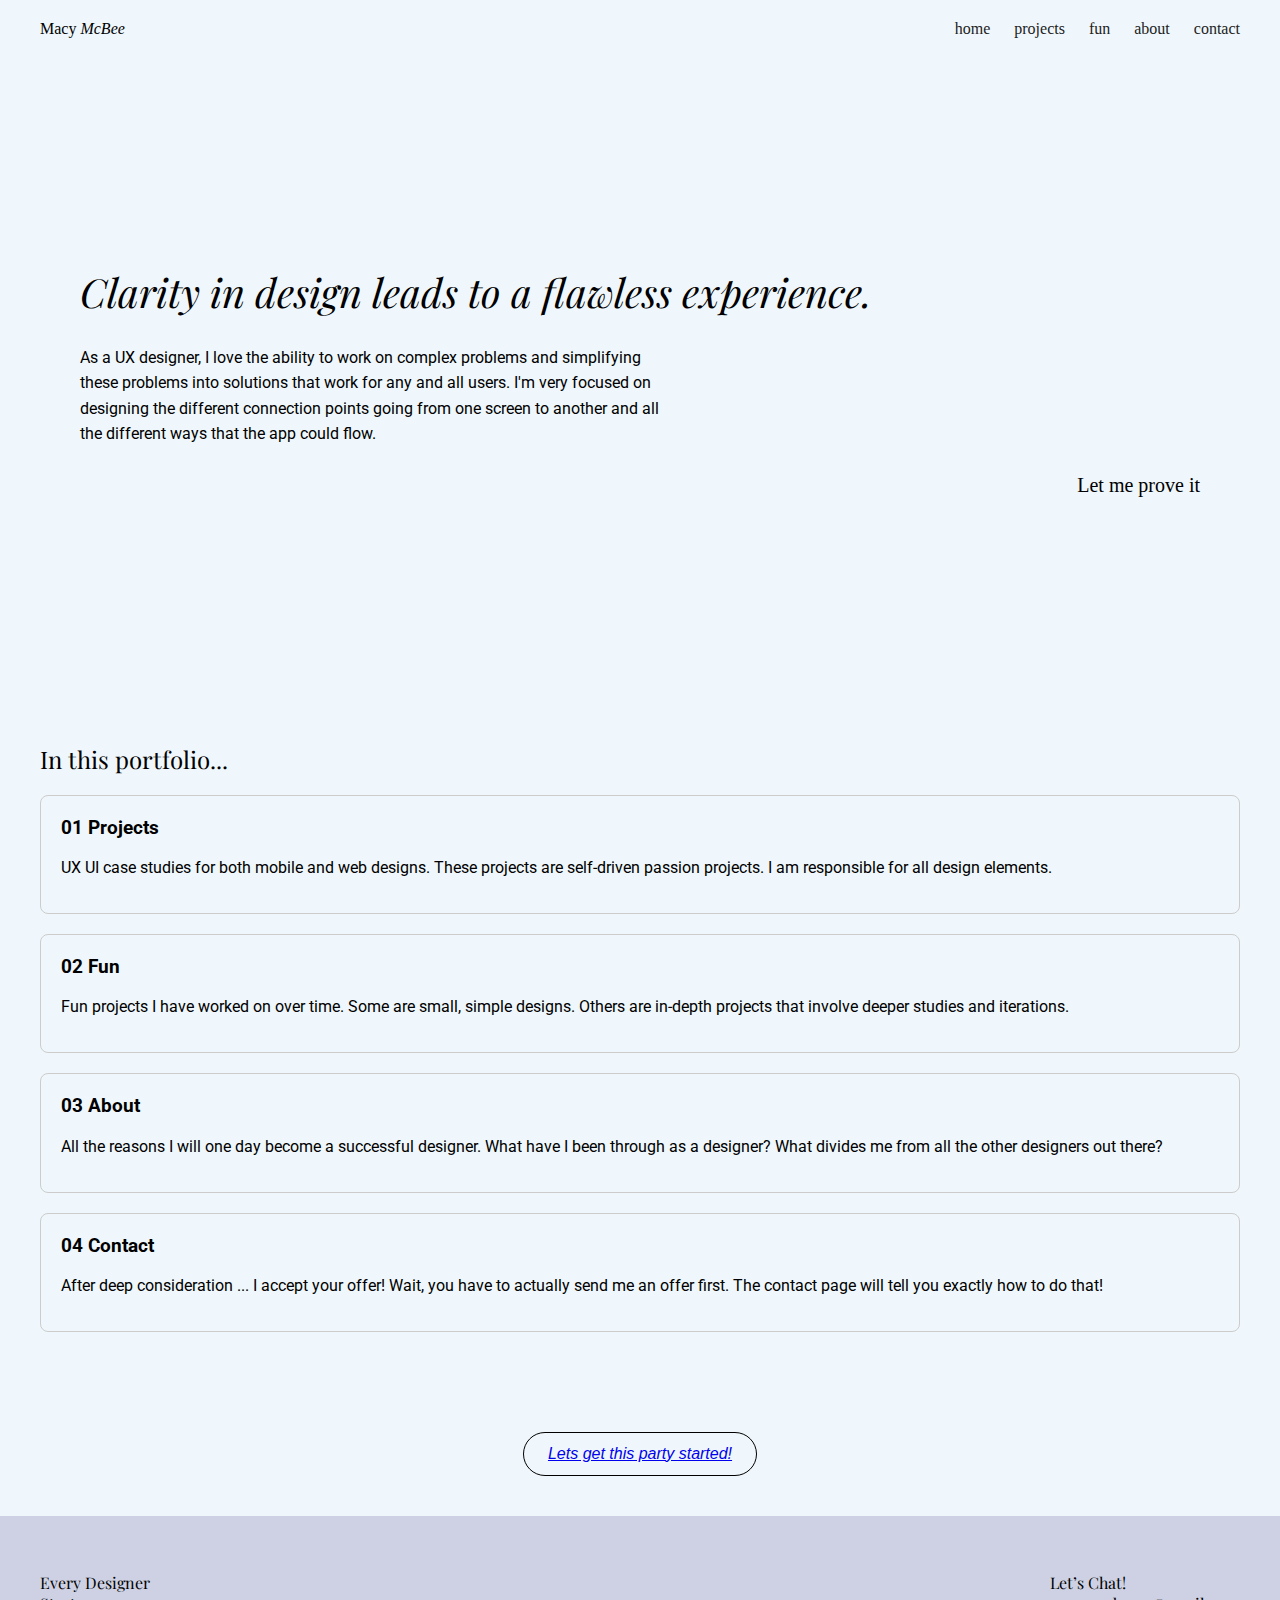
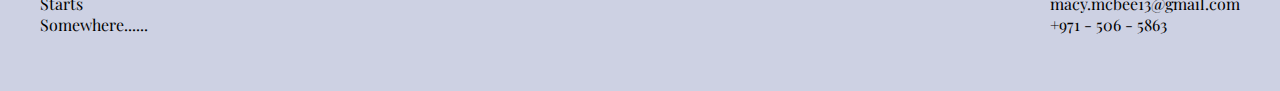
<file: index.html>
<!DOCTYPE html>
<html lang="en">
<head>
    <meta charset="UTF-8">
    <meta name="viewport" content="width=device-width, initial-scale=1.0">
    <title>Macy McBee Portfolio</title>
    <link rel="stylesheet" href="style.css">
    <link href="https://fonts.googleapis.com/css2?family=Playfair+Display:ital,wght@0,400;0,700;1,400&family=Roboto:wght@300;400;500&display=swap" rel="stylesheet">
</head>
<body>
    <header>
        <div>Macy <em>McBee</em></div>
        <nav>
            <a href="index.html">home</a>
            <a href="projects.html">projects</a>
            <a href="fun.html">fun</a>
            <a href="about.html">about</a>
            <a href="contact.html">contact</a>
        </nav>
    </header>

    <section class="hero">
        <h1>Clarity in design leads to a flawless experience.</h1>
        <p>As a UX designer, I love the ability to work on complex problems and simplifying these problems into solutions that work for any and all users. I'm very focused on designing the different connection points going from one screen to another and all the different ways that the app could flow.</p>
        <h4>Let me prove it</h4>
    </section>

     <section class="portfolio">
    <h2>In this portfolio...</h2>

    <div class="card">
      <h3>01 Projects</h3>
      <p>UX UI case studies for both mobile and web designs. These projects are self-driven passion projects. I am responsible for all design elements.</p>
    </div>

    <div class="card">
      <h3>02 Fun</h3>
      <p>Fun projects I have worked on over time. Some are small, simple designs. Others are in-depth projects that involve deeper studies and iterations.</p>
    </div>

    <div class="card">
      <h3>03 About</h3>
      <p>All the reasons I will one day become a successful designer. What have I been through as a designer? What divides me from all the other designers out there?</p>
    </div>

    <div class="card">
      <h3>04 Contact</h3>
      <p>After deep consideration ... I accept your offer! Wait, you have to actually send me an offer first. The contact page will tell you exactly how to do that!</p>
    </div>
  </section>

  <div class="cta">
    <button><a href="projects.html">Lets get this party started!</a></button>
  </div>

  <footer>
    <div>
      <p>Every Designer<br>Starts<br>Somewhere......</p>
    </div>
    <div>
      <p>Let’s Chat!<br><a href="mailto:macy.mcbee13@gmail.com">macy.mcbee13@gmail.com</a><br>+971 - 506 - 5863</p>
    </div>
  </footer>

</body>
</html>
</file>
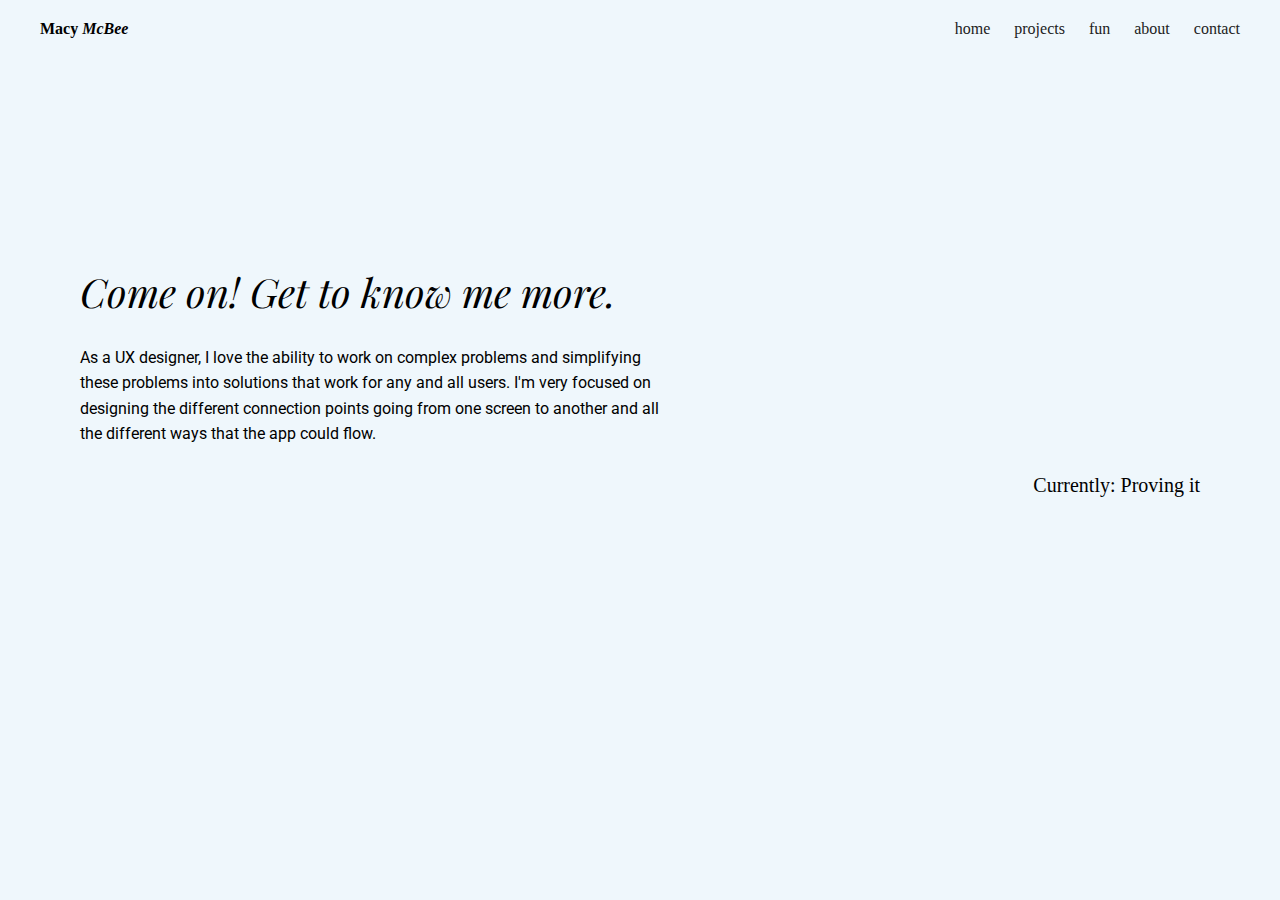
<file: about.html>
<!DOCTYPE html>
<html lang="en">
<head>
    <meta charset="UTF-8">
    <meta name="viewport" content="width=device-width, initial-scale=1.0">
    <title>Macy McBee Portfolio</title>
    <link rel="stylesheet" href="style.css">
    <link href="https://fonts.googleapis.com/css2?family=Playfair+Display:ital,wght@0,400;0,700;1,400&family=Roboto:wght@300;400;500&display=swap" rel="stylesheet">

</head>
<body>
    <header>
        <div><strong>Macy <em>McBee</em></strong></div>
        <nav>
            <a href="index.html">home</a>
            <a href="projects.html">projects</a>
            <a href="fun.html">fun</a>
            <a href="about.html">about</a>
            <a href="contact.html">contact</a>
        </nav>
    </header>

    <section class="hero">
        <h1>Come on! Get to know me more.</h1>
        <p>As a UX designer, I love the ability to work on complex problems and simplifying these problems into solutions that work for any and all users. I'm very focused on designing the different connection points going from one screen to another and all the different ways that the app could flow.</p>
        <h4>Currently: Proving it</h4>
    </section>
</file>
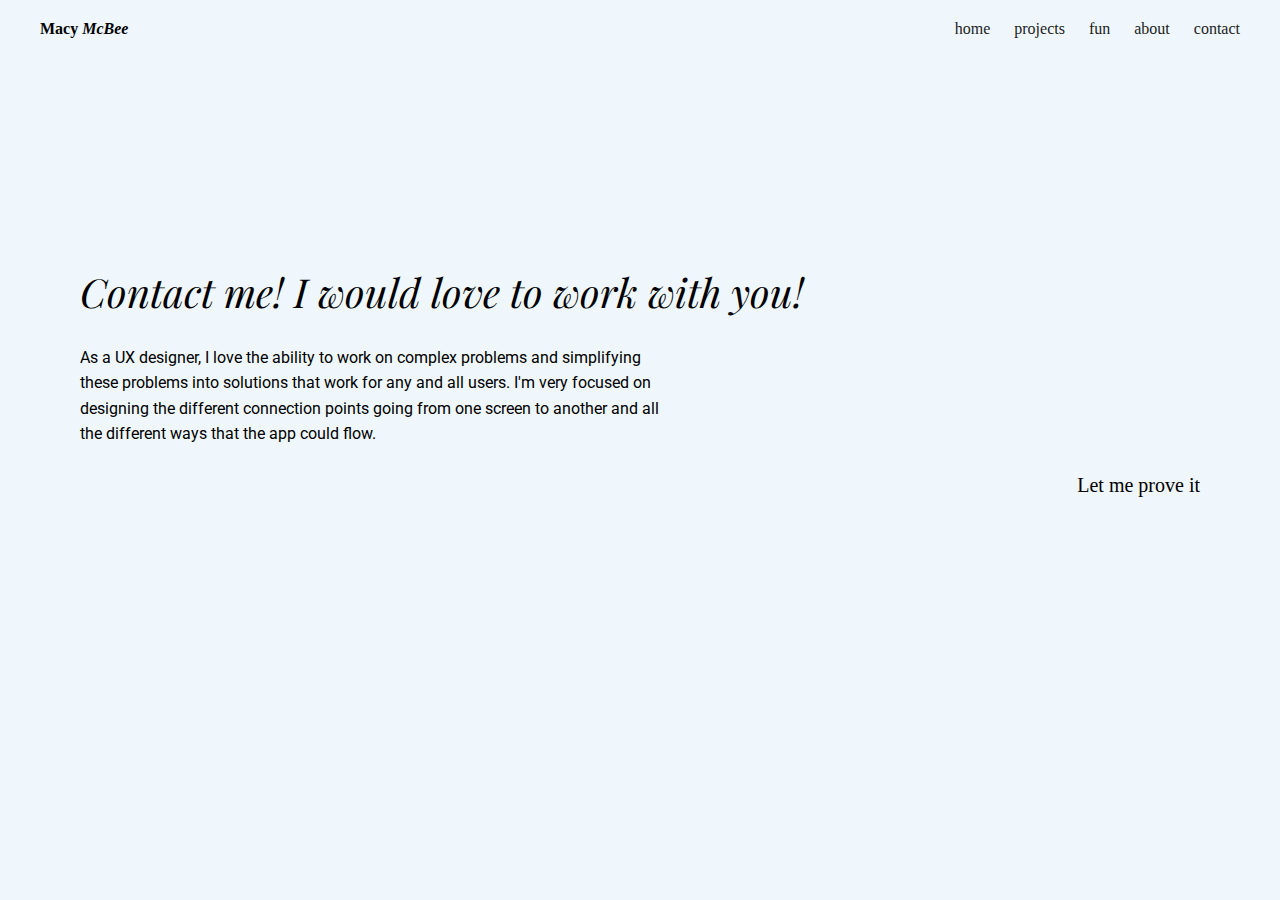
<file: contact.html>
<!DOCTYPE html>
<html lang="en">
<head>
    <meta charset="UTF-8">
    <meta name="viewport" content="width=device-width, initial-scale=1.0">
    <title>Macy McBee Portfolio</title>
    <link rel="stylesheet" href="style.css">
    <link href="https://fonts.googleapis.com/css2?family=Playfair+Display:ital,wght@0,400;0,700;1,400&family=Roboto:wght@300;400;500&display=swap" rel="stylesheet">

</head>
<body>
    <header>
        <div><strong>Macy <em>McBee</em></strong></div>
        <nav>
            <a href="index.html">home</a>
            <a href="projects.html">projects</a>
            <a href="fun.html">fun</a>
            <a href="about.html">about</a>
            <a href="contact.html">contact</a>
        </nav>
    </header>

    <section class="hero">
        <h1>Contact me! I would love to work with you!</h1>
        <p>As a UX designer, I love the ability to work on complex problems and simplifying these problems into solutions that work for any and all users. I'm very focused on designing the different connection points going from one screen to another and all the different ways that the app could flow.</p>
        <h4>Let me prove it</h4>
    </section>
</file>
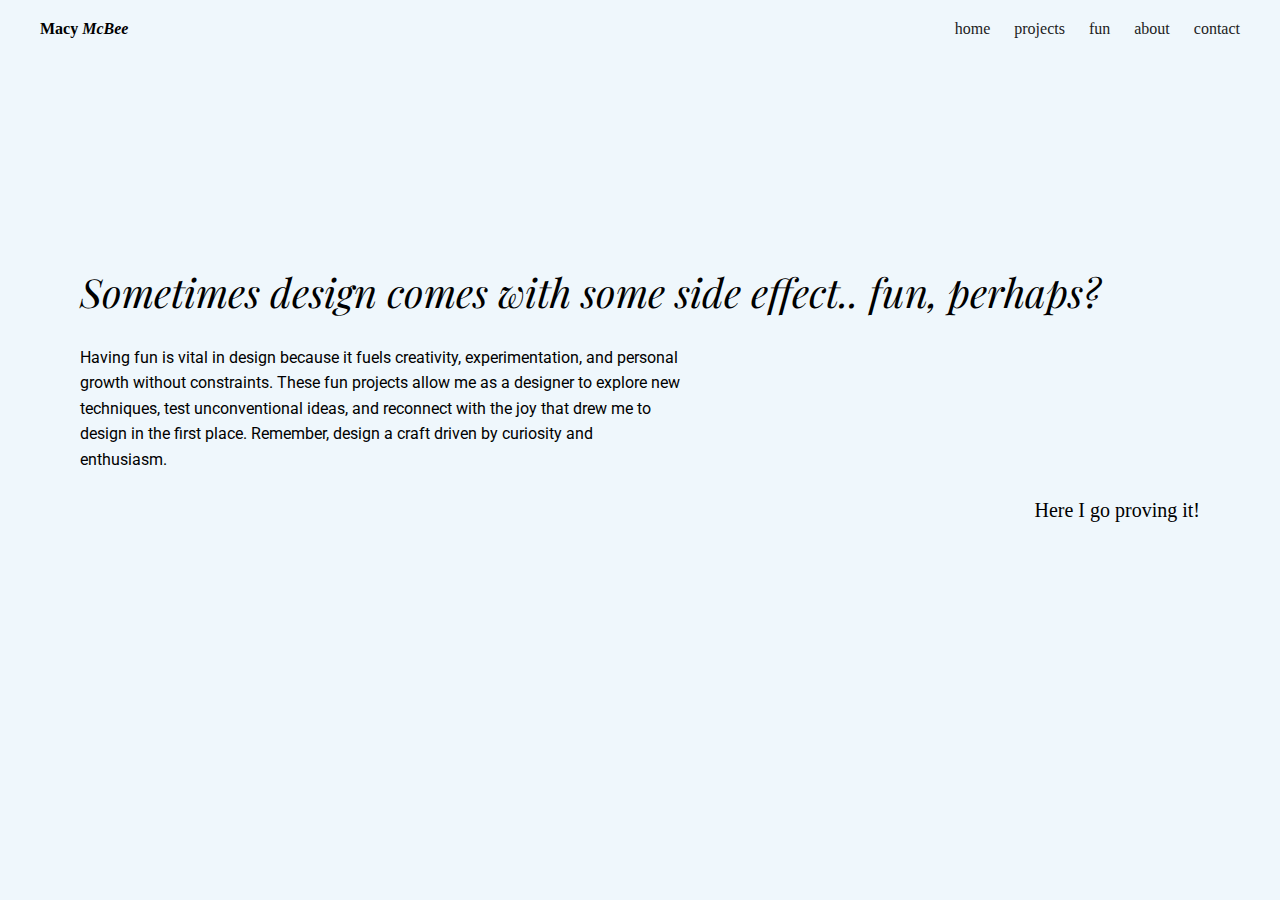
<file: fun.html>
<!DOCTYPE html>
<html lang="en">
<head>
    <meta charset="UTF-8">
    <meta name="viewport" content="width=device-width, initial-scale=1.0">
    <title>Macy McBee Portfolio</title>
    <link rel="stylesheet" href="style.css">
    <link href="https://fonts.googleapis.com/css2?family=Playfair+Display:ital,wght@0,400;0,700;1,400&family=Roboto:wght@300;400;500&display=swap" rel="stylesheet">

</head>
<body>
    <header>
        <div><strong>Macy <em>McBee</em></strong></div>
        <nav>
            <a href="index.html">home</a>
            <a href="projects.html">projects</a>
            <a href="fun.html">fun</a>
            <a href="about.html">about</a>
            <a href="contact.html">contact</a>
        </nav>
    </header>

    <section class="hero">
        <h1>Sometimes design comes with some side effect.. fun, perhaps?</h1>
        <p>Having fun is vital in design because it fuels creativity, experimentation, and personal growth without constraints. These fun projects allow me as a designer to explore new techniques, test unconventional ideas, and reconnect with the joy that drew me to design in the first place. Remember, design a craft driven by curiosity and enthusiasm.</p>
        <h4>Here I go proving it!</h4>
    </section>
</file>
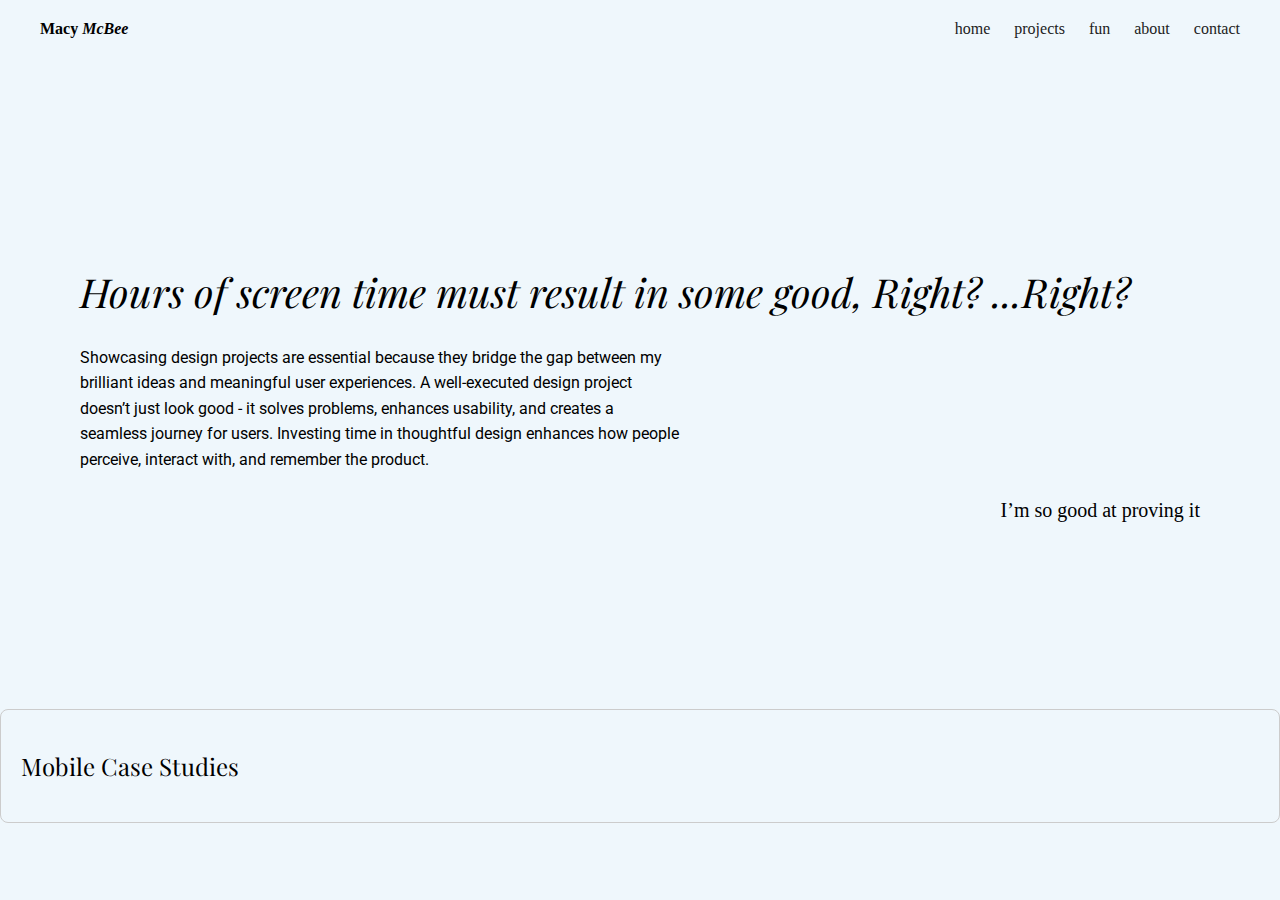
<file: projects.html>
<!DOCTYPE html>
<html lang="en">
<head>
    <meta charset="UTF-8">
    <meta name="viewport" content="width=device-width, initial-scale=1.0">
    <title>Macy McBee Portfolio</title>
    <link rel="stylesheet" href="style.css">
    <link href="https://fonts.googleapis.com/css2?family=Playfair+Display:ital,wght@0,400;0,700;1,400&family=Roboto:wght@300;400;500&display=swap" rel="stylesheet">

</head>
<body>
    <header>
        <div><strong>Macy <em>McBee</em></strong></div>
        <nav>
            <a href="index.html">home</a>
            <a href="projects.html">projects</a>
            <a href="fun.html">fun</a>
            <a href="about.html">about</a>
            <a href="contact.html">contact</a>
        </nav>
    </header>

    <section class="hero">
        <h1>Hours of screen time must result in some good, Right?    ...Right?</h1>
        <p>Showcasing design projects are essential because they bridge the gap between my brilliant ideas and meaningful user experiences.  A well-executed design project doesn’t just look good - it solves problems, enhances usability, and creates a seamless journey for users. Investing time in thoughtful design enhances how people perceive, interact with, and remember the product.</p>     
       <h4>I’m so good at proving it</h4>
    </section>

    <div class="card2">
        <h2>Mobile Case Studies</h2>


    </div>

    
</body>
</html>
</file>
<file: style.css>
body{
    background-color: #EFF7FC;
    font-family: "Roboto", sans-serif;
    margin: 0;
    padding: 0;
}

header{
    display: flex;
    justify-content: space-between;
    align-items: center;
    padding: 20px 40px;
    font-family: "Playful Display", serif;
}

nav a{
    margin-left: 20px;
    text-decoration: none;
    color: #222;
    font-weight: 300;
}

.hero{
    padding: 60px 80px;
    padding-top: 180px;
    padding-bottom: 160px;
}

 .hero h1 {
    font-family: 'Playfair Display', serif;
    font-size: 2.5rem;
    font-style: italic;
    font-weight: 400;
}

 .hero p {
   max-width: 600px;
    margin-top: 20px;
    line-height: 1.6;
}

 .hero a {
    display: inline-block;
    margin-top: 30px;
    font-style: italic;
    text-decoration: none;
    color: #000;
    font-weight: 500;
}

.portfolio {
    padding: 40px;
}

.portfolio h2 {
    margin-bottom: 20px;
    font-size: 1.5rem;
}

h2{
    font-family:'Playfair Display', serif;
    text-decoration: none;
    font-weight: normal;
}
.card {
    border: 1px solid #ccc;
    border-radius: 8px;
    padding: 20px;
    margin-bottom: 20px;
    background-color: #EFF7FC;
}

.card h3 {
    margin-top: 0;
    font-size: 1.2rem;
}

h4{
    font-family: "Playful Display", serif;
    font-weight: normal;
    text-align: right;
    font-size: 20px;
}

.cta {
    text-align: center;
    margin: 40px 0;
    text-decoration: none;
}

.cta button {
    background: none;
    border: 1px solid #000;
    padding: 12px 24px;
    border-radius: 24px;
    font-style: italic;
    font-size: 1rem;
    cursor: pointer;
}

footer {
    background-color: #CDD1E3;
    padding: 40px;
    display: flex;
    justify-content: space-between;
    align-items: flex-end;
    font-family: 'Playfair Display', serif;
}

footer div {
    max-width: 200px;
}

footer a {
    text-decoration: none;
    color: #000;
}


.card2{
    border: 1px solid #ccc;
    border-radius: 8px;
    padding: 20px;
    margin-bottom: 20px;
    background-color: #EFF7FC;
}
</file>
